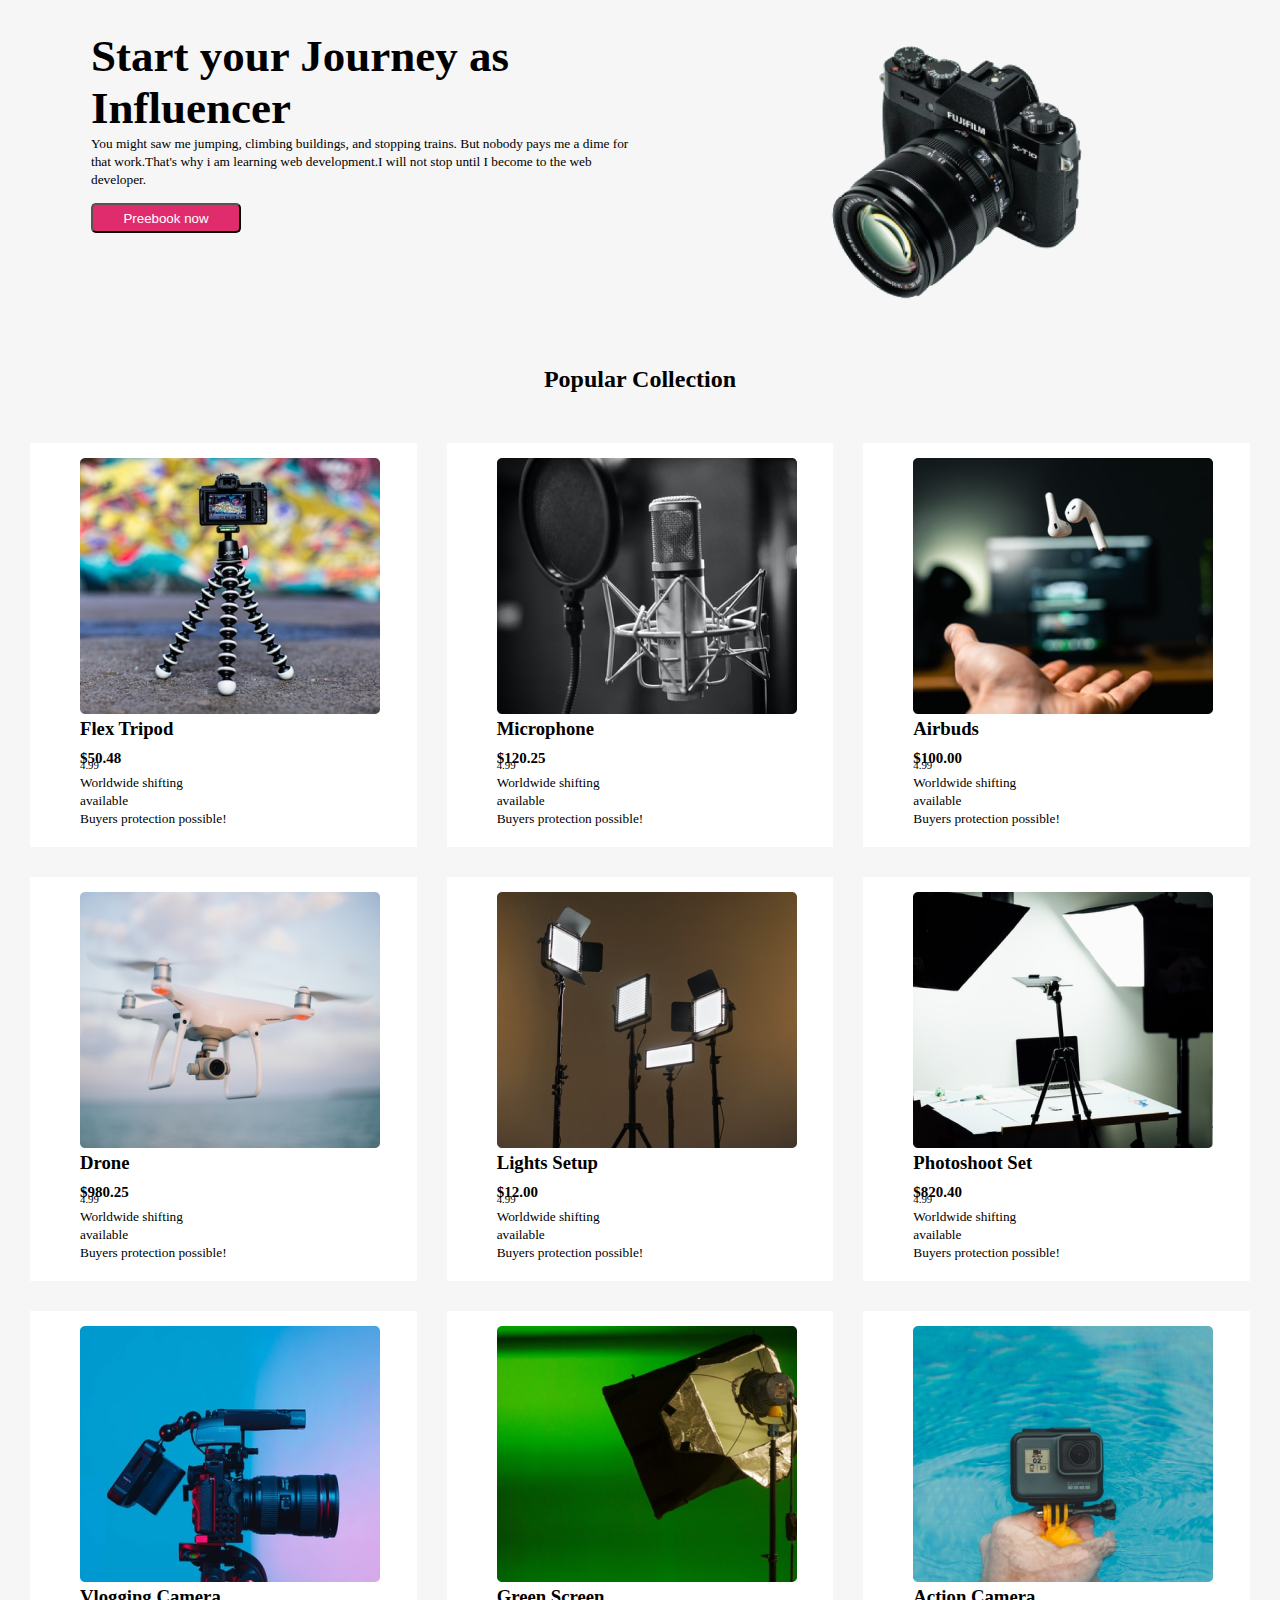
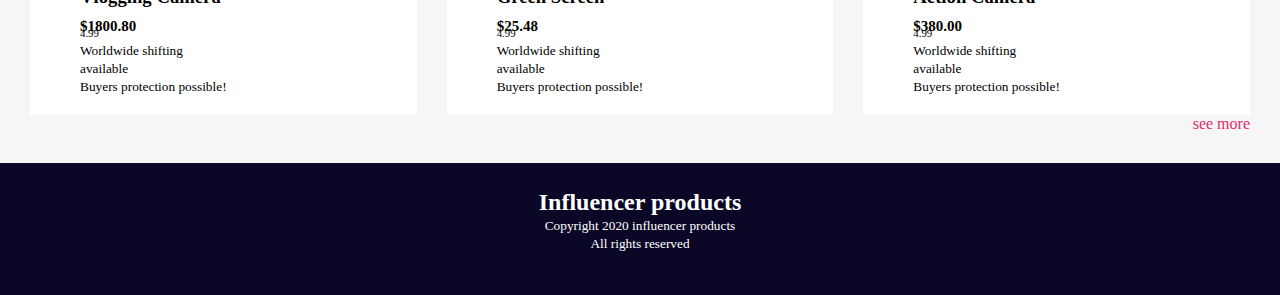
<file: index.html>
<!DOCTYPE html>
<html lang="en">

<head>
    <meta charset="UTF-8">
    <meta http-equiv="X-UA-Compatible" content="IE=edge">
    <meta name="viewport" content="width=device-width, initial-scale=1.0">
    <title> Influencer products </title>
    <!-- stylesheet -->
    <link rel="stylesheet" href="style.css">
    <!-- font awesome -->
    <link rel="stylesheet" href="https://pro.fontawesome.com/releases/v5.10.0/css/all.css" integrity="sha384-AYmEC3Yw5cVb3ZcuHtOA93w35dYTsvhLPVnYs9eStHfGJvOvKxVfELGroGkvsg+p" crossorigin="anonymous" />

</head>

<body>
    <!-- Main Part-->
    <main>
        <!-- Influencer products   -->
        <section class='top-section'>
            <div class="content">
                <div class=" top-Influencer">
                    <h1> Start your Journey as <br> Influencer </h1>
                    <p>
                        <small> 
                            You might saw me jumping, climbing buildings, and stopping trains.  But nobody pays me a dime for that work.That's why i am learning web development.I will not stop until I become to the web developer.</small>
                    </p>
                    <button class=" button ">Preebook now  <i class="fas fa-arrow-right"></i> </button>
                </div>
                <div class=" top-Influencer ">
                    <img src="img/images/main-camera.png" alt="">
                </div>
            </div>

            <!--------------Popular-Collection----------------------------- -->

            <div class=" Popular-Collection ">
                <h2 class='popular-heading'>Popular Collection</h2>
                <div class=" blogs">
                    <article class="blog">
                        <div>
                            <img src="img/images/tripod.png" alt="">
                        </div>
                        <div>
                            <h3> Flex Tripod</h3>
                            <h2 class="price">$50.48</h2>
                            <div class="star-box">
                                <small>
                                    <i class="far fa-star"></i>
                                <i class="far fa-star"></i> 
                                <i class="far fa-star"></i>
                                <i class="far fa-star"></i>
                                <i class="far fa-star"></i>
                                4.99
                                </small>
                            </div>
                            <p><small> Worldwide shifting <br> available <br>
                                Buyers protection possible!  </small> </p>

                        </div>
                    </article>
                    <!-- blog-2 -->
                    <article class="blog">
                        <div>
                            <img src="img/images/mic.png" alt="">
                        </div>
                        <div>
                            <h3> Microphone </h3>
                            <h2 class="price">$120.25</h2>
                            <div class="star-box">
                                <small>
                                    <i class="far fa-star"></i>
                                <i class="far fa-star"></i> 
                                <i class="far fa-star"></i>
                                <i class="far fa-star"></i>
                                <i class="far fa-star"></i>
                                4.99
                                </small>
                            </div>
                            <p><small> Worldwide shifting <br> available <br>
                                Buyers protection possible!  </small> </p>

                        </div>
                    </article>
                    <!-- blog-3 -->
                    <article class="blog">
                        <div>
                            <img src="img/images/airpod.png" alt="">
                        </div>
                        <div>
                            <h3> Airbuds</h3>
                            <h2 class="price">$100.00</h2>
                            <div class="star-box">
                                <small>
                                    <i class="far fa-star"></i>
                                <i class="far fa-star"></i> 
                                <i class="far fa-star"></i>
                                <i class="far fa-star"></i>
                                <i class="far fa-star"></i>
                                4.99
                                </small>
                            </div>
                            <p><small> Worldwide shifting <br> available <br>
                                Buyers protection possible!  </small> </p>

                        </div>
                    </article>
                    <!-- blog4 -->
                    <article class="blog">
                        <div>
                            <img src="img/images/drone.png" alt="">
                        </div>
                        <div>
                            <h3>Drone</h3>
                            <h2 class="price">$980.25</h2>
                            <div class="star-box">
                                <small>
                                    <i class="far fa-star"></i>
                                <i class="far fa-star"></i> 
                                <i class="far fa-star"></i>
                                <i class="far fa-star"></i>
                                <i class="far fa-star"></i>
                                4.99
                                </small>
                            </div>
                            <p><small> Worldwide shifting <br> available <br>
                                Buyers protection possible!  </small> </p>

                        </div>
                    </article>
                    <!-- blog5 -->
                    <article class="blog">
                        <div>
                            <img src="img/images/lights.png" alt="">
                        </div>
                        <div>
                            <h3> Lights Setup</h3>
                            <h2 class="price">$12.00</h2>
                            <div class="star-box">
                                <small>
                                    <i class="far fa-star"></i>
                                <i class="far fa-star"></i> 
                                <i class="far fa-star"></i>
                                <i class="far fa-star"></i>
                                <i class="far fa-star"></i>
                                4.99
                                </small>
                            </div>
                            <p><small> Worldwide shifting <br> available <br>
                                Buyers protection possible!  </small> </p>

                        </div>
                    </article>
                    <!-- blog-6 -->
                    <article class="blog">
                        <div>
                            <img src="img/images/setup.png" alt="">
                        </div>
                        <div>
                            <h3>Photoshoot Set</h3>
                            <h2 class="price">$820.40</h2>
                            <div class="star-box">
                                <small>
                                    <i class="far fa-star"></i>
                                <i class="far fa-star"></i> 
                                <i class="far fa-star"></i>
                                <i class="far fa-star"></i>
                                <i class="far fa-star"></i>
                                4.99
                                </small>
                            </div>
                            <p><small> Worldwide shifting <br> available <br>
                                Buyers protection possible!  </small> </p>

                        </div>
                    </article>
                    <!-- blog-7 -->
                    <article class="blog">
                        <div>
                            <img src="img/images/camera.png" alt="">
                        </div>
                        <div>
                            <h3> Vlogging Camera</h3>
                            <h2 class="price">$1800.80</h2>
                            <div class="star-box">
                                <small>
                                    <i class="far fa-star"></i>
                                <i class="far fa-star"></i> 
                                <i class="far fa-star"></i>
                                <i class="far fa-star"></i>
                                <i class="far fa-star"></i>
                                4.99
                                </small>
                            </div>
                            <p><small> Worldwide shifting <br> available <br>
                                Buyers protection possible!  </small> </p>

                        </div>
                    </article>
                    <!-- blog-8 -->
                    <article class="blog">
                        <div>
                            <img src="img/images/single-light.png" alt="">
                        </div>
                        <div>
                            <h3> Green Screen</h3>
                            <h2 class="price">$25.48</h2>
                            <div class="star-box">
                                <small>
                                    <i class="far fa-star"></i>
                                <i class="far fa-star"></i> 
                                <i class="far fa-star"></i>
                                <i class="far fa-star"></i>
                                <i class="far fa-star"></i>
                                4.99
                                </small>
                            </div>
                            <p><small> Worldwide shifting <br> available <br>
                                Buyers protection possible!  </small> </p>

                        </div>
                    </article>
                    <!-- blog-9 -->
                    <article class="blog">
                        <div>
                            <img src="img/images/action.png" alt="">
                        </div>
                        <div>
                            <h3> Action Camera</h3>
                            <h2 class="price">$380.00</h2>
                            <div class="star-box">
                                <small>
                                    <i class="far fa-star"></i>
                                <i class="far fa-star"></i> 
                                <i class="far fa-star"></i>
                                <i class="far fa-star"></i>
                                <i class="far fa-star"></i>
                                4.99
                                </small>
                            </div>
                            <p><small> Worldwide shifting <br> available <br>
                                Buyers protection possible!  </small> </p>
                        </div>
                    </article>
                </div>
                <p class="see-more">see more <i class="fas fa-arrow-right"></i></p>
            </div>
        </section>
    </main>

    <!-- footer -->
    <footer>
        <div class="footer">

            <h2 class="">Influencer products </h2>
            <div class="copy-right">
                <p><small> Copyright  <i class="far fa-copyright"></i>   2020  influencer products </small> </p>
                <small>All rights reserved  </small>
                <p>
                    <small class="social-icon">
                    <i class="fab fa-instagram"></i>
                    <i class="fas fa-basketball-ball"></i>
                    <i class="fab fa-twitter-square"></i>
                    <i class="fab fa-youtube-square"></i>
                </small>
                </p>
            </div>
        </div>
    </footer>
</body>

</html>
</file>
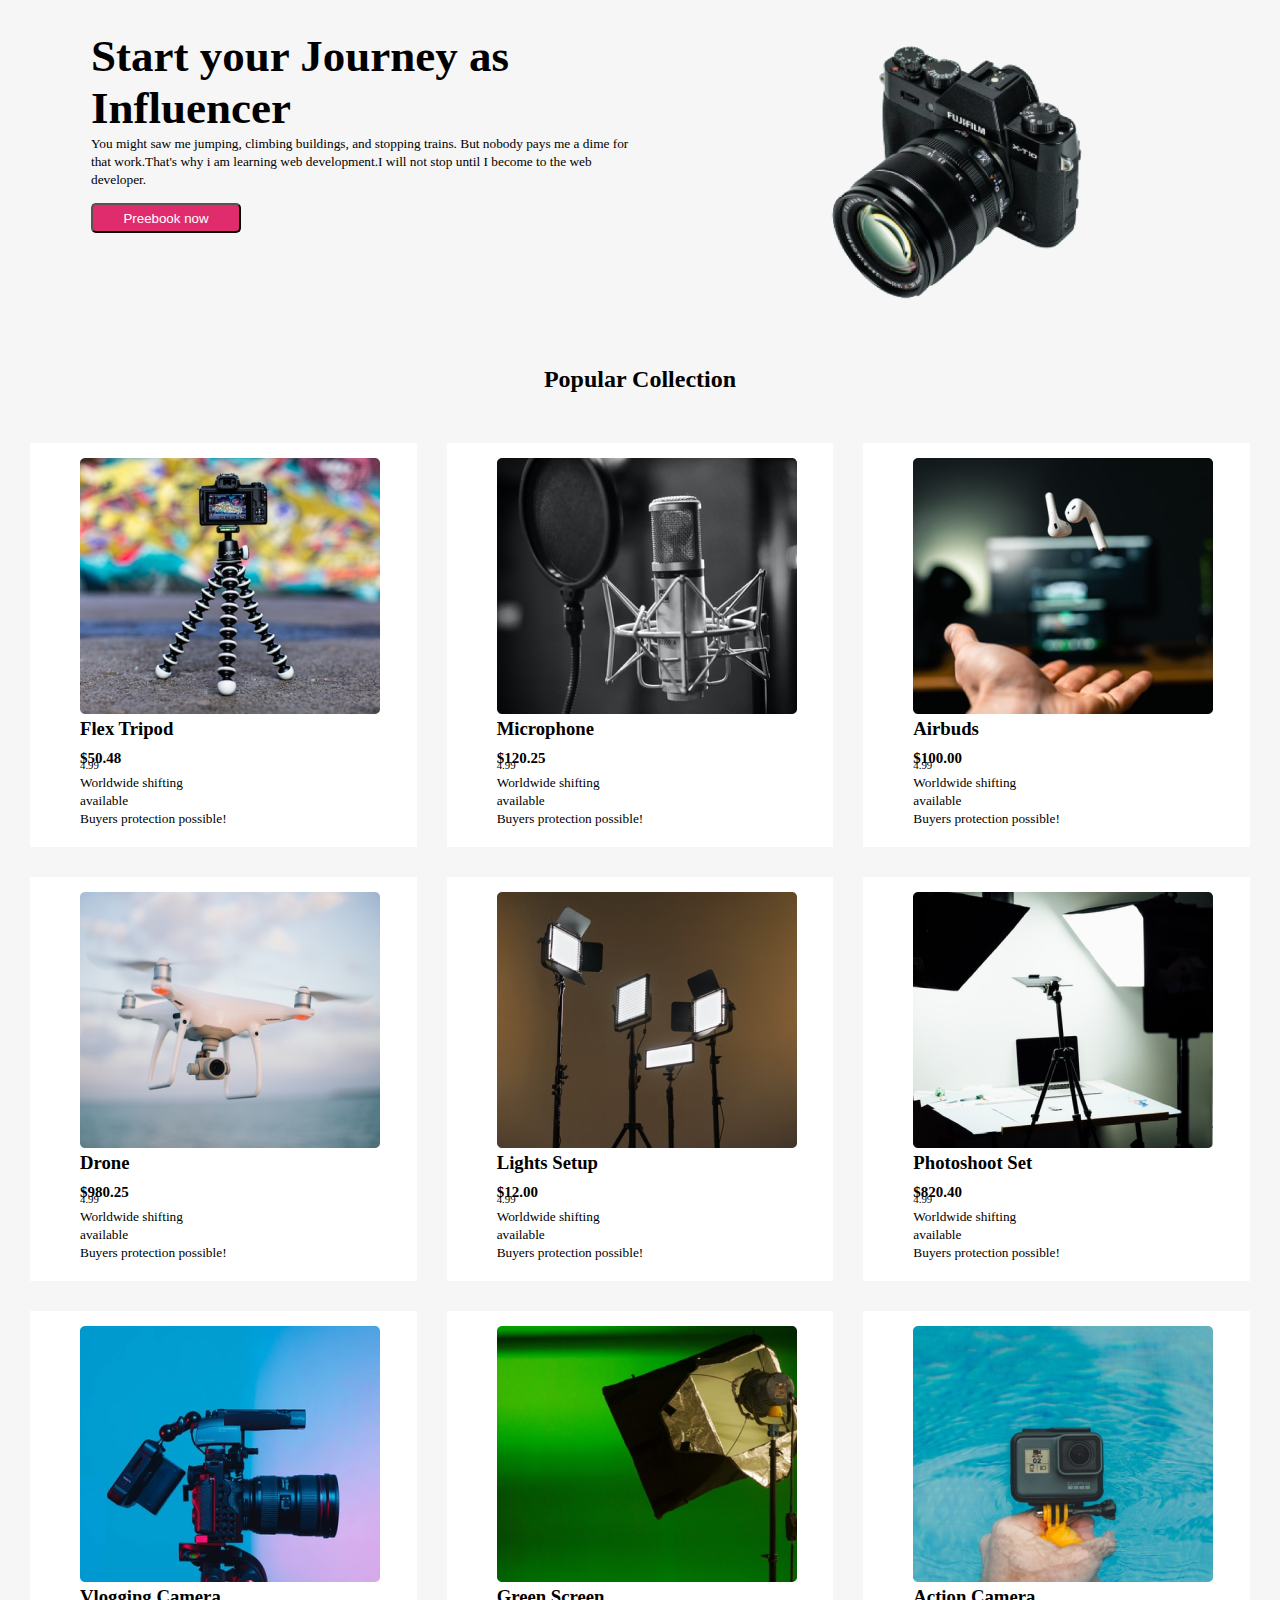
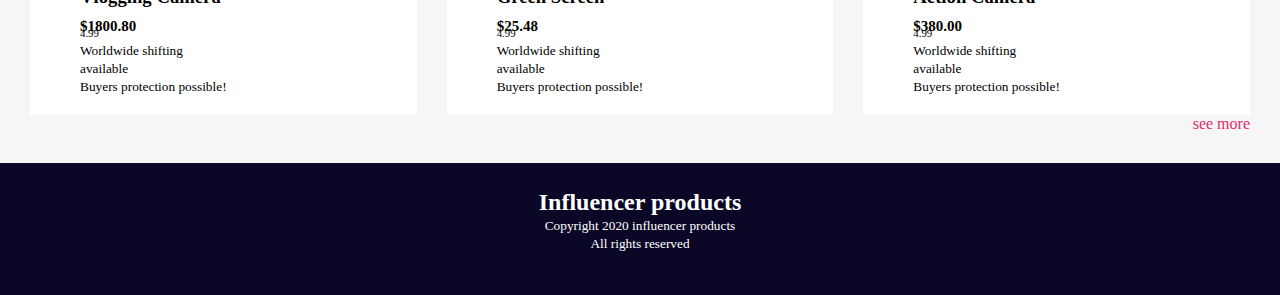
<file: indrx.html>
<!DOCTYPE html>
<html lang="en">

<head>
    <meta charset="UTF-8">
    <meta http-equiv="X-UA-Compatible" content="IE=edge">
    <meta name="viewport" content="width=device-width, initial-scale=1.0">
    <title> Influencer products </title>
    <!-- stylesheet -->
    <link rel="stylesheet" href="style.css">
    <!-- font awesome -->
    <link rel="stylesheet" href="https://pro.fontawesome.com/releases/v5.10.0/css/all.css" integrity="sha384-AYmEC3Yw5cVb3ZcuHtOA93w35dYTsvhLPVnYs9eStHfGJvOvKxVfELGroGkvsg+p" crossorigin="anonymous" />

</head>

<body>
    <!-- Main Part-->
    <main>
        <!-- Influencer products   -->
        <section class='top-section'>
            <div class="content">
                <div class=" top-Influencer">
                    <h1> Start your Journey as <br> Influencer </h1>
                    <p>
                        <small> 
                            You might saw me jumping, climbing buildings, and stopping trains.  But nobody pays me a dime for that work.That's why i am learning web development.I will not stop until I become to the web developer.</small>
                    </p>
                    <button class=" button ">Preebook now  <i class="fas fa-arrow-right"></i> </button>
                </div>
                <div class=" top-Influencer ">
                    <img src="img/images/main-camera.png" alt="">
                </div>
            </div>

            <!--------------Popular-Collection----------------------------- -->

            <div class=" Popular-Collection ">
                <h2 class='popular-heading'>Popular Collection</h2>
                <div class=" blogs">
                    <article class="blog">
                        <div>
                            <img src="img/images/tripod.png" alt="">
                        </div>
                        <div>
                            <h3> Flex Tripod</h3>
                            <h2 class="price">$50.48</h2>
                            <div class="star-box">
                                <small>
                                    <i class="far fa-star"></i>
                                <i class="far fa-star"></i> 
                                <i class="far fa-star"></i>
                                <i class="far fa-star"></i>
                                <i class="far fa-star"></i>
                                4.99
                                </small>
                            </div>
                            <p><small> Worldwide shifting <br> available <br>
                                Buyers protection possible!  </small> </p>

                        </div>
                    </article>
                    <!-- blog-2 -->
                    <article class="blog">
                        <div>
                            <img src="img/images/mic.png" alt="">
                        </div>
                        <div>
                            <h3> Microphone </h3>
                            <h2 class="price">$120.25</h2>
                            <div class="star-box">
                                <small>
                                    <i class="far fa-star"></i>
                                <i class="far fa-star"></i> 
                                <i class="far fa-star"></i>
                                <i class="far fa-star"></i>
                                <i class="far fa-star"></i>
                                4.99
                                </small>
                            </div>
                            <p><small> Worldwide shifting <br> available <br>
                                Buyers protection possible!  </small> </p>

                        </div>
                    </article>
                    <!-- blog-3 -->
                    <article class="blog">
                        <div>
                            <img src="img/images/airpod.png" alt="">
                        </div>
                        <div>
                            <h3> Airbuds</h3>
                            <h2 class="price">$100.00</h2>
                            <div class="star-box">
                                <small>
                                    <i class="far fa-star"></i>
                                <i class="far fa-star"></i> 
                                <i class="far fa-star"></i>
                                <i class="far fa-star"></i>
                                <i class="far fa-star"></i>
                                4.99
                                </small>
                            </div>
                            <p><small> Worldwide shifting <br> available <br>
                                Buyers protection possible!  </small> </p>

                        </div>
                    </article>
                    <!-- blog4 -->
                    <article class="blog">
                        <div>
                            <img src="img/images/drone.png" alt="">
                        </div>
                        <div>
                            <h3>Drone</h3>
                            <h2 class="price">$980.25</h2>
                            <div class="star-box">
                                <small>
                                    <i class="far fa-star"></i>
                                <i class="far fa-star"></i> 
                                <i class="far fa-star"></i>
                                <i class="far fa-star"></i>
                                <i class="far fa-star"></i>
                                4.99
                                </small>
                            </div>
                            <p><small> Worldwide shifting <br> available <br>
                                Buyers protection possible!  </small> </p>

                        </div>
                    </article>
                    <!-- blog5 -->
                    <article class="blog">
                        <div>
                            <img src="img/images/lights.png" alt="">
                        </div>
                        <div>
                            <h3> Lights Setup</h3>
                            <h2 class="price">$12.00</h2>
                            <div class="star-box">
                                <small>
                                    <i class="far fa-star"></i>
                                <i class="far fa-star"></i> 
                                <i class="far fa-star"></i>
                                <i class="far fa-star"></i>
                                <i class="far fa-star"></i>
                                4.99
                                </small>
                            </div>
                            <p><small> Worldwide shifting <br> available <br>
                                Buyers protection possible!  </small> </p>

                        </div>
                    </article>
                    <!-- blog-6 -->
                    <article class="blog">
                        <div>
                            <img src="img/images/setup.png" alt="">
                        </div>
                        <div>
                            <h3>Photoshoot Set</h3>
                            <h2 class="price">$820.40</h2>
                            <div class="star-box">
                                <small>
                                    <i class="far fa-star"></i>
                                <i class="far fa-star"></i> 
                                <i class="far fa-star"></i>
                                <i class="far fa-star"></i>
                                <i class="far fa-star"></i>
                                4.99
                                </small>
                            </div>
                            <p><small> Worldwide shifting <br> available <br>
                                Buyers protection possible!  </small> </p>

                        </div>
                    </article>
                    <!-- blog-7 -->
                    <article class="blog">
                        <div>
                            <img src="img/images/camera.png" alt="">
                        </div>
                        <div>
                            <h3> Vlogging Camera</h3>
                            <h2 class="price">$1800.80</h2>
                            <div class="star-box">
                                <small>
                                    <i class="far fa-star"></i>
                                <i class="far fa-star"></i> 
                                <i class="far fa-star"></i>
                                <i class="far fa-star"></i>
                                <i class="far fa-star"></i>
                                4.99
                                </small>
                            </div>
                            <p><small> Worldwide shifting <br> available <br>
                                Buyers protection possible!  </small> </p>

                        </div>
                    </article>
                    <!-- blog-8 -->
                    <article class="blog">
                        <div>
                            <img src="img/images/single-light.png" alt="">
                        </div>
                        <div>
                            <h3> Green Screen</h3>
                            <h2 class="price">$25.48</h2>
                            <div class="star-box">
                                <small>
                                    <i class="far fa-star"></i>
                                <i class="far fa-star"></i> 
                                <i class="far fa-star"></i>
                                <i class="far fa-star"></i>
                                <i class="far fa-star"></i>
                                4.99
                                </small>
                            </div>
                            <p><small> Worldwide shifting <br> available <br>
                                Buyers protection possible!  </small> </p>

                        </div>
                    </article>
                    <!-- blog-9 -->
                    <article class="blog">
                        <div>
                            <img src="img/images/action.png" alt="">
                        </div>
                        <div>
                            <h3> Action Camera</h3>
                            <h2 class="price">$380.00</h2>
                            <div class="star-box">
                                <small>
                                    <i class="far fa-star"></i>
                                <i class="far fa-star"></i> 
                                <i class="far fa-star"></i>
                                <i class="far fa-star"></i>
                                <i class="far fa-star"></i>
                                4.99
                                </small>
                            </div>
                            <p><small> Worldwide shifting <br> available <br>
                                Buyers protection possible!  </small> </p>
                        </div>
                    </article>
                </div>
                <p class="see-more">see more <i class="fas fa-arrow-right"></i></p>
            </div>
        </section>
    </main>

    <!-- footer -->
    <footer>
        <div class="footer">

            <h2 class="">Influencer products </h2>
            <div class="copy-right">
                <p><small> Copyright  <i class="far fa-copyright"></i>   2020  influencer products </small> </p>
                <small>All rights reserved  </small>
                <p>
                    <small class="social-icon">
                    <i class="fab fa-instagram"></i>
                    <i class="fas fa-basketball-ball"></i>
                    <i class="fab fa-twitter-square"></i>
                    <i class="fab fa-youtube-square"></i>
                </small>
                </p>

            </div>

        </div>
    </footer>
</body>

</html>
</file>
<file: style.css>
* {
    margin: 0;
    padding: 0;
}

.top-section {
    background-color: #aaaaaa1c;
    padding: 30px;
}

.content {
    display: flex;
}

.top-Influencer {
    width: 50%;
    padding-left: 5%;
}

.top-Influencer img {
    width: 300px;
    margin-left: 20%;
}

h1 {
    font-size: 45px;
}

.button {
    background-color: #E02C6D;
    color: white;
    border-radius: 5px;
    height: 30px;
    width: 150px;
    margin-top: 15px;
}

.Popular-Collection {
    margin-top: 50px;
    display: grid;
}

.popular-heading {
    text-align: center;
    margin-bottom: 50px;
}

.blogs {
    display: grid;
    grid-template-columns: repeat(3, 1fr);
    grid-gap: 30px;
}

.blog {
    background-color: #FFFFFF;
    padding-left: 50px;
    padding-top: 15px;
    padding-bottom: 20px;
}

.price {
    margin-top: -10px;
    margin-bottom: -10px;
    font-size: 15px;
    margin-top: 10px;
}

.star-box i {
    font-size: 10px;
    margin-top: 15px;
    margin-bottom: -12px;
    color: #FB8200;
}

.star-box {
    font-size: 13px;
}

.see-more {
    text-align: right;
    color: #E02C6D;
}

.footer {
    background-color: #0A0826;
    /* height: 100px; */
    padding: 2%;
    color: white;
    text-align: center;
}

.social-icon i {
    margin-right: 10px;
}


/* media query */

@media only screen and (max-width: 600px) {
    .content {
        flex-direction: column;
    }
    .top-Influencer img {
        margin-left: -55px;
        margin-top: 10px;
    }
    .top-Influencer h1 {
        font-size: 18px;
    }
    .popular-heading {
        text-align: left;
    }
    .blogs {
        display: grid;
        grid-template-columns: repeat(1, 1fr);
    }
    .blog {
        padding-left: 5px;
        margin-left: -15px;
        /* padding-top: 15px;
        padding-bottom: 20px; */
    }
    .blog img {
        width: 250px;
    }
    .footer {
        width: 100%;
    }
    .footer h2 {
        margin-left: -125px;
    }
    .copy-right {
        margin-left: -90px;
    }
    .see-more {
        text-align: left;
    }
}
</file>
